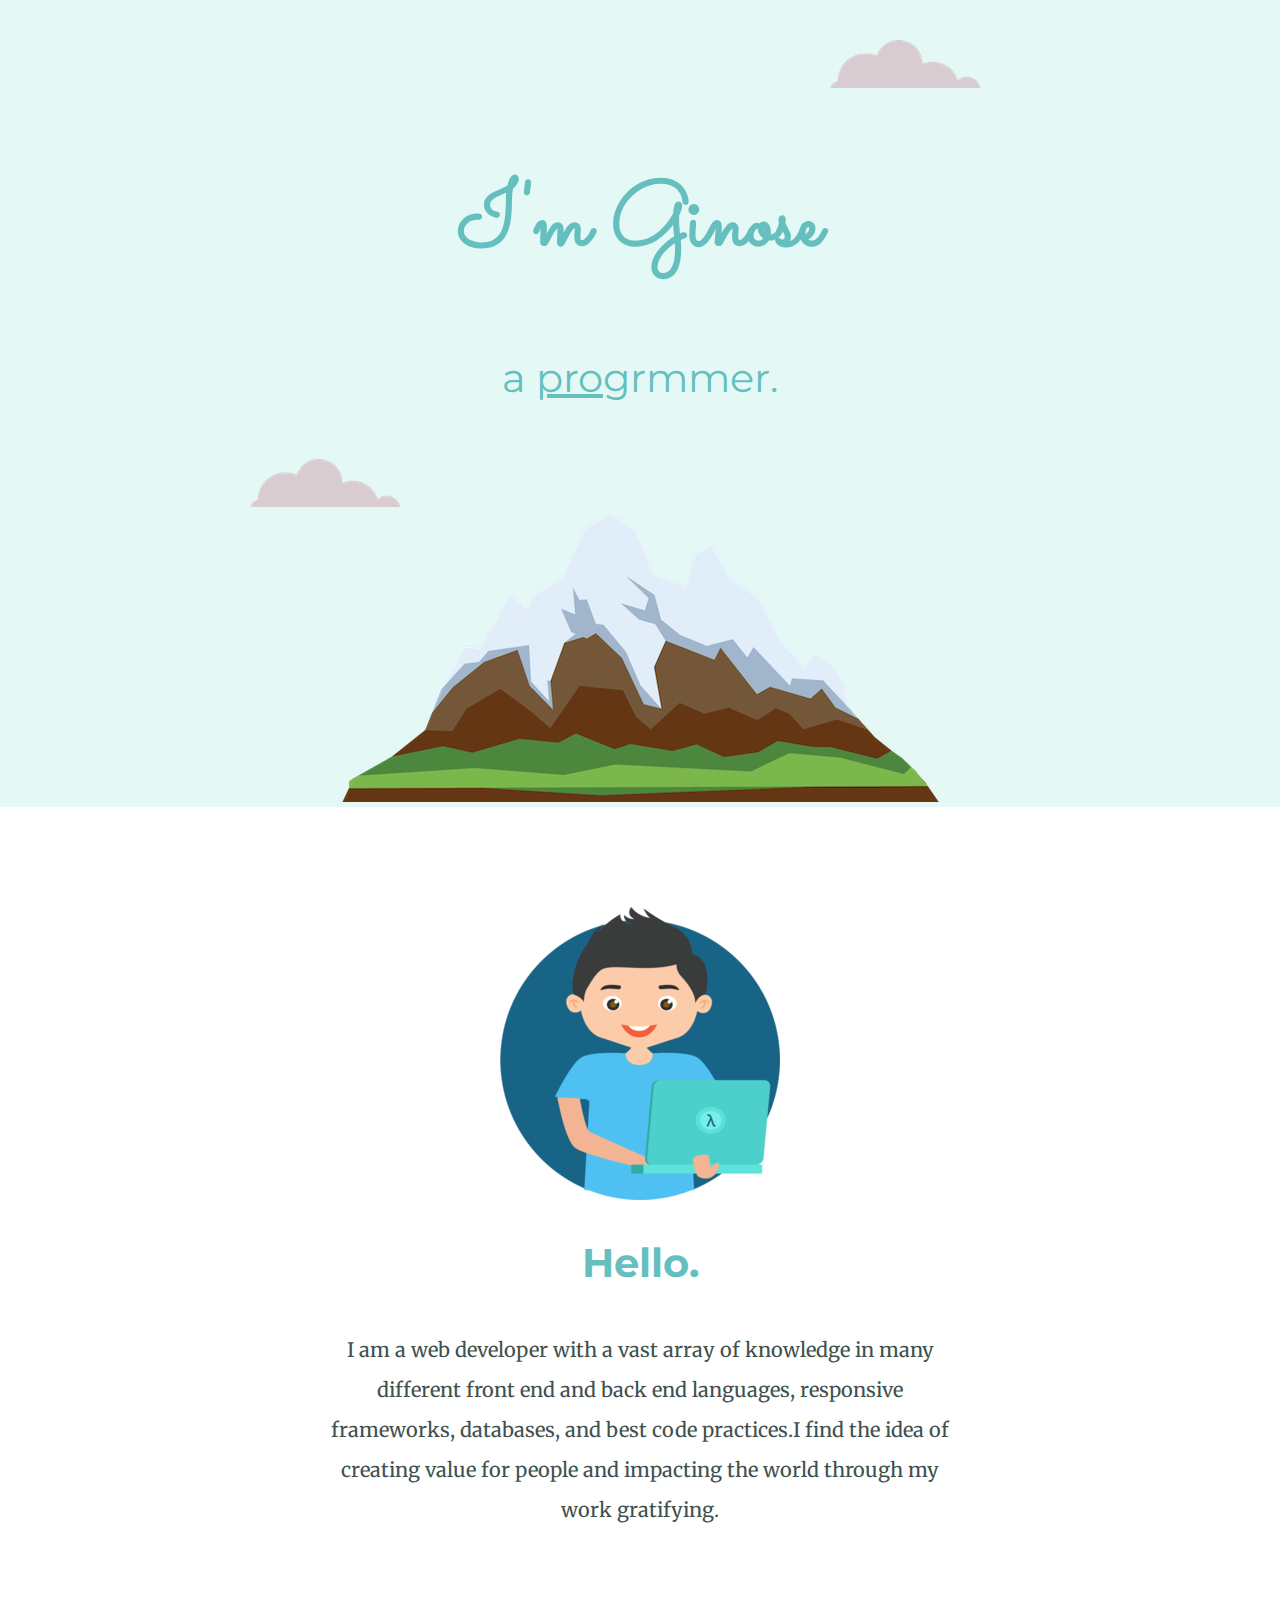
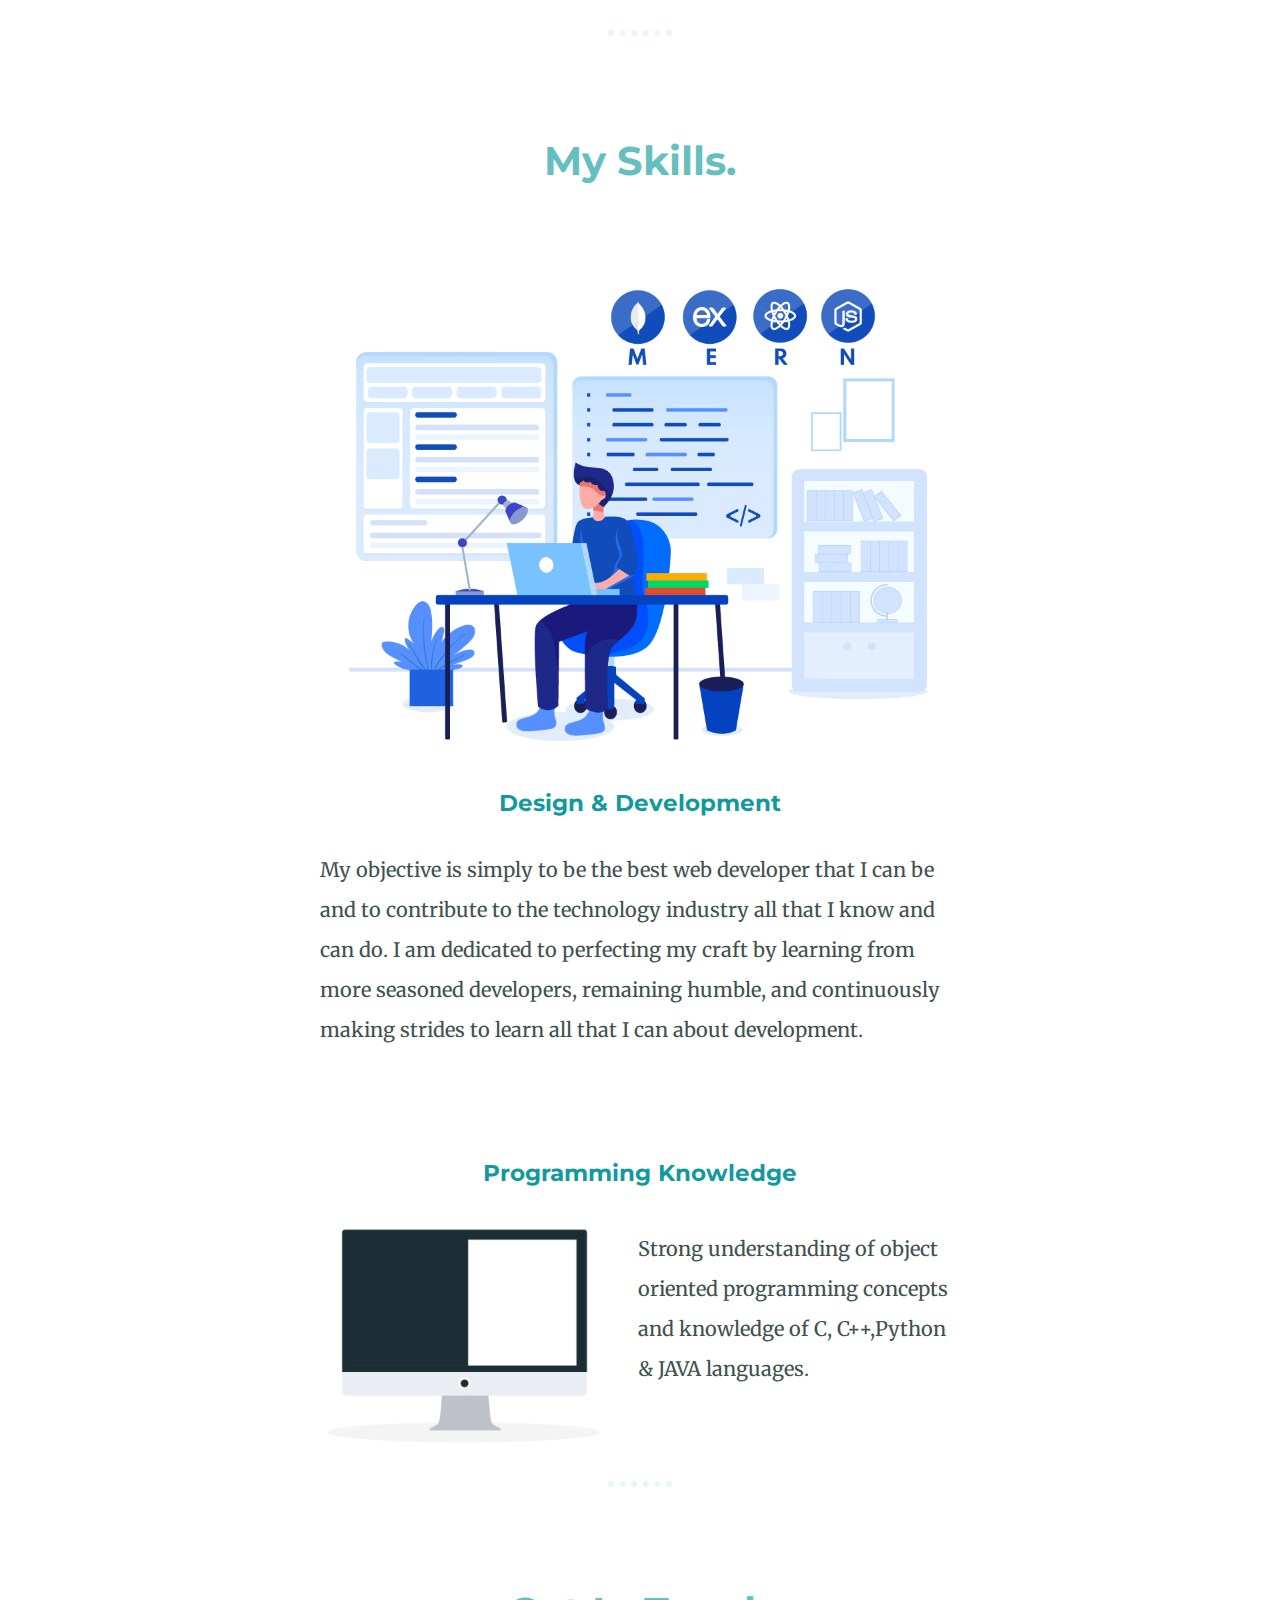
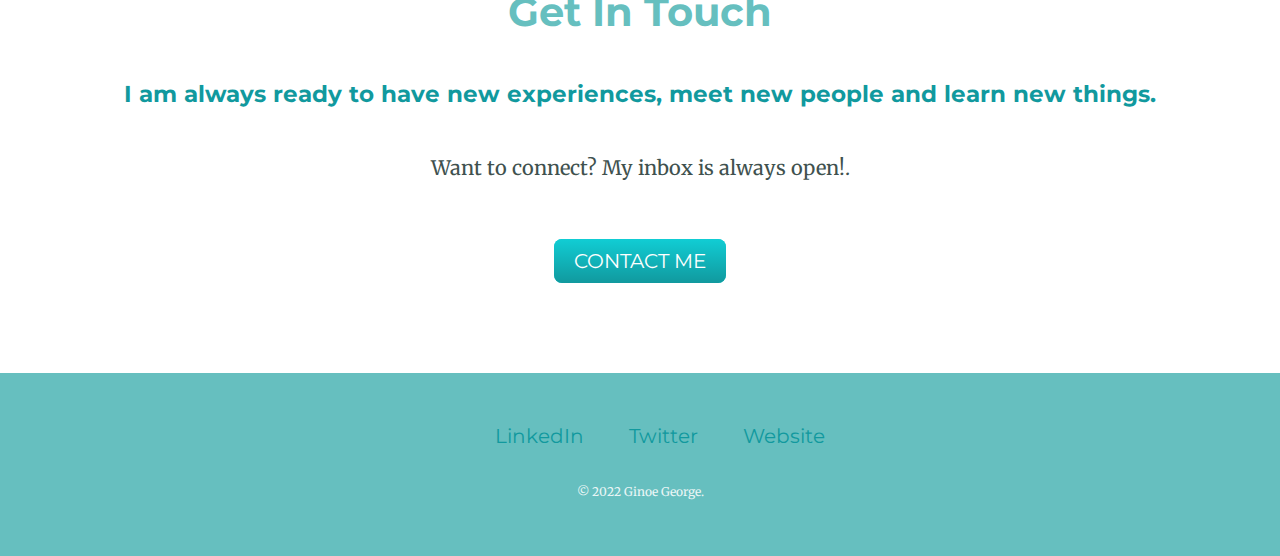
<file: index.html>
<!DOCTYPE html>
<html lang="en" dir="ltr">

  <head>
    <meta charset="utf-8">
    <title>Ginose George</title>
    <link rel="stylesheet" href="css\styles.css">
    <link rel="icon" href="favicon-.ico">

    <link rel="preconnect" href="https://fonts.gstatic.com" crossorigin>
    <link href="https://fonts.googleapis.com/css2?family=Merriweather:wght@300&family=Montserrat&family=Sacramento&display=swap" rel="stylesheet">
  </head>

  <body>

      <div class="top-container">
        <img class="top-cloud" src="Images\cloud.png" alt="cloud-Image">

        <h1>I'm Ginose</h1>
        <h2 id="a-programmer">a <span class="pro">pro</span>grmmer.</h2>
        <img class="bottom-cloud" src="Images\cloud.png" alt="cloud-Image">
        <img src="Images\mountain.png" alt="mountain-Image">


      </div>

      <div class="middle-container">
        <div class="profile">
          <img class="developer-1" src="Images\developer.png" alt="">
          <h2>Hello.</h2>
          <p class="intro">I am a web developer with a vast array of knowledge in many different front end and back end languages, responsive frameworks, databases, and best code practices.I find the idea of creating value for people and impacting the world through my work gratifying. </p>
        </div>
        <hr>
        <div class="skills">
          <h2>My Skills.</h2>
          <div class="skill-row">
            <br>
            <img class="blue-color" src="Images\blue-color.webp" alt="">
            <h3 class="desing-and-development">Design & Development</h3>
            <p>My objective is simply to be the best web developer that I can be and to contribute to the technology industry all that I know and can do. I am dedicated to perfecting my craft by learning from more seasoned developers, remaining humble, and continuously making strides to learn all that I can about development.</p>
          </div>
          <div class="skill-row">

            <h3 class="programming-knowledge">Programming Knowledge</h3>
            <img class="coding-img" src="Images\coding.gif" alt="">
            <p class="skill-2-content">Strong understanding of object oriented programming concepts and knowledge of C, C++,Python & JAVA languages.</p>
          </div>
        </div>
        <hr>
        <div class="contact-me">
          <h2>Get In Touch</h2>
          <h3>I am always ready to have new experiences, meet new people and learn new things.</h3>
          <p class="contact-message">Want to connect? My inbox is always open!.</p>
          <a class="btn" href="mailto:ginosegeorge@gmail.com">CONTACT ME</a>
        </div>
      </div>


      <div class="bottom-container">
        <a href="contact-me.html" target="_blank">
        <a class="footer-link" href="contact-me.html" target="_blank">LinkedIn</a>
        <a class="footer-link" href="contact-me.html" target="_blank">Twitter</a>
        <a class="footer-link" href="index.html" target="_blank">Website</a>
        <p class="copy-right">© 2022 Ginoe George.</p>
      </div>

  </body>


</html>
</file>
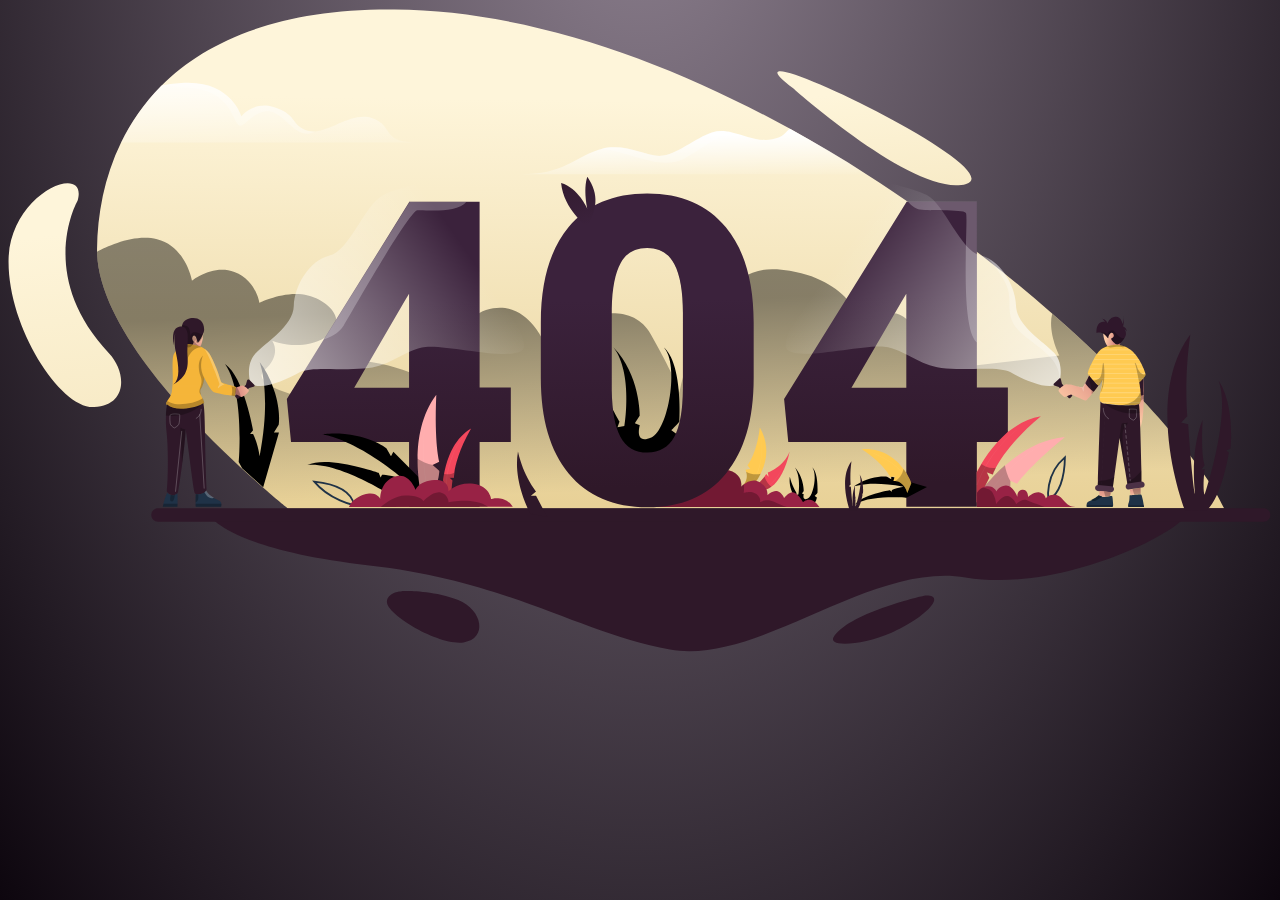
<file: contact-me.html>
<!DOCTYPE html>
<html lang="en" dir="ltr">
  <head>
    <meta charset="utf-8">
    <title></title>
  </head>
  <body>
    <style>

body
{
  background-color:#141019;
  background: radial-gradient(at 50% -20%, #908392, #0d060e) fixed;
}


#handboy
{
   animation: swing ease-in-out 1.3s infinite alternate;
    transform-origin: 98% 98%;
    transform-box: fill-box;

}


#girllight
{
   animation: swing ease-in-out 1.3s infinite alternate;
    transform-origin: 0% 97%;
    transform-box: fill-box;
}

#hairgirl
{
    animation: swinghair ease-in-out 1.3s infinite alternate;
   transform-origin: 60% 0%;
    transform-box: fill-box;

}

#zero
{
  transform-origin:bottom;
  transform-box:fill-box;

}

/*************swing************/
@keyframes swing {
    0% { transform: rotate(10deg); }
    100% { transform: rotate(-10deg); }
}


/*************swing hair************/
@keyframes swinghair {
    0% { transform: rotate(6deg); }
    100% { transform: rotate(-6deg); }
}
 </style>

<a  target="_blank" href="https://codepen.io/uiswarup/full/abNBGKL">
  <div class="container">
  <div class="row">
    <div class="col-sm-12 col-md-12 mt-5 mb-5">
      <svg width="100%" height="auto" viewBox="0 0 636 324" fill="none" xmlns="http://www.w3.org/2000/svg">
<g id="OBJECTS">
<g id="Group">
<path id="Vector" d="M101.3 255.2C101.3 255.2 111.1 272.6 181.8 280.5C252.5 288.4 288.2 314.9 333.1 322.8C378 330.7 433.6 278.5 481.8 286.5C530 294.4 588.2 264.2 592.8 255.2H101.3Z" fill="#2F1829"/>
<path id="Vector_2" d="M611.9 251.7H601.4L140.8 251.8C140.8 251.8 136.1 248.1 128.9 241.8C125.8 239.1 122.2 235.9 118.3 232.3C116.9 231 115.4 229.6 113.9 228.2C100.2 215.3 83.6 198.2 70.1 180.1C55.9 161 45.1 140.6 44.8 122.6C44.8 122.2 44.8 121.8 44.8 121.4C45 104 48.4 85.1 56.9 67.7C61.9 57.5 68.5 47.8 77.3 39C100.1 16.2 137.1 0.300011 194.5 0.800011C261.4 1.30001 330.8 26.3 393.5 60.8C406.6 68 419.4 75.7 431.9 83.6C441.1 89.5 450.1 95.5 458.8 101.6C483.1 118.6 505.6 136.4 525.5 153.8C570.6 193.1 602.3 230.4 611.9 251.7Z" fill="url(#paint0_linear)"/>
<path id="Vector_3" opacity="0.45" d="M611.9 251.7H601.4L140.8 251.8C140.8 251.8 136.1 248.1 128.9 241.8C125.8 239.1 122.2 235.9 118.3 232.3C116.9 231 115.4 229.6 113.9 228.2C100.2 215.3 83.6 198.2 70.1 180.1C55.9 161 45.1 140.6 44.8 122.6C50.5 119.6 63.9 113.5 75 116.3C89.5 119.9 92.6 137.2 92.6 137.2C92.6 137.2 103 128.8 113.9 132.8C124.8 136.8 126.5 148.4 126.5 148.4C126.5 148.4 139.4 141.8 150.9 144.6C162.5 147.4 171.8 158.6 159.4 165.9C147.1 173.1 133.3 167.5 132.9 167.4C133.1 167.6 137.9 174.2 129.1 182.2C120.1 190.4 154.6 197.5 154.6 197.5C154.6 197.5 155.9 175.1 179 177.6C202.1 180.1 220.8 192.6 220.8 192.6C220.8 192.6 222 158.3 240.5 152C259 145.7 268.5 165.9 268.5 165.9C268.5 165.9 309.5 139.4 323.4 164.1C337.3 188.8 337.9 193.5 337.9 193.5C337.9 193.5 349.8 128.5 387 131.5C424.2 134.5 431.1 160.3 430.5 162.9C429.9 165.5 441.2 146.2 452.4 156.7C463.6 167.2 470.1 181.8 470.1 181.8L529 174.9C529 174.9 523 163.3 525.4 153.8C570.6 193.1 602.3 230.4 611.9 251.7Z" fill="url(#paint1_linear)"/>
<path id="Vector_4" d="M431.9 83.6H257.8C279.6 83.6 283.9 75.7 296.8 71.4C297.4 71.2 298 71 298.6 70.9C310.7 67.8 320.6 74.7 328.3 74.4C336.4 74.1 345.3 65.5 354.6 62.5C357.7 61.5 361 61.8 364.3 62.6C370.8 64.1 377.6 67.4 384.5 66.1C390.5 65 391 62.5 393.4 60.8C406.6 68 419.5 75.6 431.9 83.6Z" fill="url(#paint2_linear)"/>
<path id="Vector_5" d="M206.5 67.7H56.9C61.8 57.7 68.3 48.1 76.9 39.4C77 39.3 77.2 39.1 77.3 39C80.8 38.3 84.6 37.8 88.7 37.6C112.4 36.6 117.4 54.5 117.4 54.5C117.4 54.5 123.6 46.2 134.8 50.2C146 54.2 142.1 59.1 151 61.8C152.2 62.1 153.4 62.2 154.7 62.1C163.2 61.4 173.9 52.1 183.4 55.5C194.4 59.4 187.3 67.7 206.5 67.7Z" fill="url(#paint3_linear)"/>
<path id="Vector_6" d="M631.8 258.5H75.5C73.6 258.5 72.1 257 72.1 255.1C72.1 253.2 73.6 251.7 75.5 251.7H631.8C633.7 251.7 635.2 253.2 635.2 255.1C635.2 257 633.7 258.5 631.8 258.5Z" fill="#2F1829"/>
<path id="Vector_7" opacity="0.25" d="M364.4 62.5C354.5 65 343.3 75.8 336 77.4C326.9 79.4 316.3 74.8 306 72.2C302.9 71.4 300.5 71 298.6 70.8C310.7 67.7 320.6 74.6 328.3 74.3C336.4 74 345.3 65.4 354.6 62.4C357.8 61.4 361 61.7 364.4 62.5Z" fill="white"/>
<path id="Vector_8" opacity="0.25" d="M154.7 62.1C145.8 66.8 141.6 56.2 133.9 52.7C125 48.7 118.7 61.2 116.1 59C113.5 56.9 112.3 47.6 102.2 42.8C96.5 40.1 85.4 39.5 77 39.5C77.1 39.4 77.3 39.2 77.4 39.1C80.9 38.4 84.7 37.9 88.8 37.7C112.5 36.7 117.5 54.6 117.5 54.6C117.5 54.6 123.7 46.3 134.9 50.3C146.1 54.3 142.2 59.2 151.1 61.9C152.2 62.1 153.5 62.2 154.7 62.1Z" fill="white"/>
<path id="Vector_9" d="M394.9 40.3C394.9 40.3 457.4 96.1 482.1 88.5C507 80.9 351.2 7.20001 394.9 40.3Z" fill="url(#paint4_linear)"/>
<path id="Vector_10" d="M35 97C35 97 13.7 134.4 50.9 173.8C59.5 182.9 60.5 199.9 43.3 200.8C26.1 201.7 -0.599994 159.8 0.300006 126.1C1.30001 92.4 40.8 77.1 35 97Z" fill="url(#paint5_linear)"/>
<path id="Vector_11" d="M461 295.7C461 295.7 425 303.6 415.8 315.9C411.3 321.9 429.2 321 444.5 314.4C460.5 307.5 473.6 294.9 461 295.7Z" fill="#2F1829"/>
<path id="Vector_12" d="M200.2 293.4C200.2 293.4 214.2 293.1 226.5 297.9C238.8 302.7 241.5 317.4 229.2 319.2C217 321 189.1 304.7 190.7 298.1C191.9 293.1 200.2 293.4 200.2 293.4Z" fill="#2F1829"/>
</g>
<path id="Vector_13" d="M136.3 213.7L128.4 241.1C125.3 238.4 121.7 235.2 117.8 231.6L116.1 228.4C116.1 228.4 119.1 193.2 109.2 179.1C118.7 185.7 123.3 212.4 123.3 212.4L121.8 214.4H123.3C123.3 214.4 125.7 218.9 126.6 225.5C132.7 193.9 126.8 178.6 126.6 178.1C126.8 178.4 131.6 184.2 134.4 193.8C137.3 203.6 136.2 209.7 136.2 209.7L133.8 213.6H136.3V213.7Z" fill="black"/>
<g id="Group_2">
<g id="Group_3">
<path id="Vector_14" d="M376.1 240.6C376.1 240.6 378.7 238.3 380.6 235.8C380.9 235.4 381.3 234.9 381.5 234.5L382.7 235.9L382.3 233.7C382.3 233.7 390.4 230.9 393.3 223.1C391.5 231.6 388.1 238 384.1 240.9C382.3 242.2 380.5 242.8 378.6 242.7C372.3 242.5 376.1 240.6 376.1 240.6Z" fill="#F3475C"/>
<g id="Group_4" opacity="0.25">
<path id="Vector_15" opacity="0.25" d="M393.3 223.1C392.6 225.3 391.8 227.5 390.8 229.6C389.8 231.7 388.7 233.7 387.4 235.6C386.1 237.5 384.5 239.3 382.6 240.6C380.7 242 378.3 242.7 376 242.6C375.9 242.6 375.8 242.5 375.8 242.4C375.8 242.3 375.9 242.2 376 242.2C378.3 242.4 380.5 241.7 382.4 240.4C384.3 239.1 385.9 237.4 387.2 235.5C388.6 233.6 389.7 231.6 390.7 229.5C391.7 227.5 392.5 225.3 393.3 223.1Z" fill="white"/>
</g>
<path id="Vector_16" opacity="0.25" d="M376.1 240.6C376.1 240.6 378.7 238.3 380.6 235.8C381.4 238.2 383.1 240 384.1 240.9C382.3 242.2 380.5 242.8 378.6 242.7C372.3 242.5 376.1 240.6 376.1 240.6Z" fill="black"/>
</g>
<path id="Vector_17" d="M313.5 225.2C313.5 225.2 294.9 207.7 297.9 184.4C299.8 195.2 307.7 208.1 307.7 208.1L306.7 211L310.2 210.3C310.2 210.3 314.6 183.7 304.7 170.8C318.1 184.6 317.9 205.1 317.9 205.1L315.4 208.9L317.9 210C317.9 210 315 220 323.7 216.1C332.4 212.3 337.9 179.2 330 170.8C339.4 178.9 337.9 206.8 337.9 207.7C337.9 208.6 333.8 212.4 333.8 212.4L336.9 214.7C336.9 214.7 335 233.6 313.5 225.2Z" fill="black"/>
<path id="Vector_18" d="M398.8 250C398.8 250 392.3 243.9 393.4 235.8C394.1 239.6 396.8 244 396.8 244L396.5 245L397.7 244.8C397.7 244.8 399.2 235.5 395.8 231.1C400.4 235.9 400.4 243 400.4 243L399.5 244.3L400.4 244.7C400.4 244.7 399.4 248.2 402.4 246.8C405.4 245.5 407.3 234 404.6 231.1C407.9 233.9 407.3 243.6 407.3 243.9C407.3 244.2 405.9 245.5 405.9 245.5L407 246.3C406.9 246.4 406.3 253 398.8 250Z" fill="black"/>
<g id="Group_5">
<path id="Vector_19" d="M374 241.1L368.7 241.5C372.5 238.1 371.9 234.8 371.4 233.3C371.2 232.8 371 232.4 371 232.4L373.5 232L372.1 230.1C372.1 230.1 376.6 224.9 378.3 211.1C383.6 220.4 381.5 228.8 378.7 234.3C376.6 238.6 374 241.1 374 241.1Z" fill="#FFCA51"/>
<g id="Group_6" opacity="0.25">
<path id="Vector_20" opacity="0.25" d="M378.3 211.1C378.9 213.7 379.2 216.3 379.3 218.9C379.4 221.5 379.4 224.2 379 226.8C378.6 229.4 378 232 377 234.4C376 236.8 374.5 239.1 372.7 241.1C372.6 241.2 372.5 241.2 372.4 241.1C372.3 241 372.3 240.9 372.4 240.8C374.2 238.9 375.6 236.7 376.7 234.3C377.7 231.9 378.4 229.3 378.8 226.8C379.2 224.2 379.3 221.6 379.2 219C379.1 216.3 378.9 213.7 378.3 211.1Z" fill="white"/>
</g>
<path id="Vector_21" opacity="0.25" d="M374 241.1L368.7 241.5C372.5 238.1 371.9 234.8 371.4 233.3C374.2 235 377 234.8 378.7 234.3C376.6 238.6 374 241.1 374 241.1Z" fill="black"/>
</g>
<path id="Vector_22" d="M408.3 251.1H323L336.7 240C336.7 240 354.9 230.6 362.5 232.6C370.1 234.5 368.9 240.9 368.9 240.9C368.9 240.9 369.4 240.4 370.1 239.8C371.8 238.5 375 236.7 378.2 238.6C382.8 241.4 382.1 245 382.1 245.2C382.2 245.1 385 242.4 387.3 243.2C389.6 244.1 390.5 246.6 390.5 246.6C390.5 246.6 393.5 242.5 396 244C398.5 245.5 400 248.6 400 248.6C400 248.6 404 244.6 408.3 251.1Z" fill="#982245"/>
<path id="Vector_23" opacity="0.25" d="M391.9 251.1H323.1L336.8 240C336.8 240 355 230.6 362.6 232.6C370.2 234.5 369 240.9 369 240.9C369 240.9 369.5 240.4 370.2 239.8C370.4 241.2 370.4 242.6 370.2 244C370.2 244 374.1 242.5 376.6 244.6C379.1 246.7 378.4 248.6 378.4 248.6C378.4 248.6 381.8 246.6 385.7 248.6C386.8 249.3 389.3 250.2 391.9 251.1Z" fill="black"/>
</g>
<g id="Group_7">
<path id="Vector_24" d="M237.3 191.1V97.5H201.8V97.8L159 166.6L140.3 196.7L142.4 218.4H201.8V251H237.3V218.4H253V191H237.3V191.1ZM201.8 191.1H174.2L199.6 147.4L201.8 143.8V191.1Z" fill="url(#paint6_linear)"/>

<path id="Vector_26" d="M487.5 191.1V97.5H452V97.8L390.5 196.7L392.6 218.4H452V251H487.5V218.4H503.1V191H487.5V191.1ZM452 191.1H424.4L449.8 147.4L452 143.8V191.1V191.1Z" fill="url(#paint8_linear)"/>
<path id="Vector_27" opacity="0.25" d="M230.7 97.5C225.9 103.6 209.6 101.4 206 101.8C201.8 102.2 172.9 153.1 169 159.6C166.4 163.8 161.9 165.8 159.1 166.7L201.9 97.9V97.6H230.7V97.5Z" fill="white"/>
<path id="Vector_28" opacity="0.25" d="M487.5 97.5V168.3C478.4 160.7 483.4 104.9 482 103.1C480.5 101.1 461.5 102.4 458 101.3C455.7 100.6 453.8 98.6 452.8 97.4H487.5V97.5Z" fill="white"/>
<path id="Vector_29" opacity="0.25" d="M329.1 232.4C300.5 233.7 303.8 192.4 303.8 192.4C304 202.9 305.4 210.6 308.1 215.6C311 220.9 315.6 223.6 321.8 223.6C327.8 223.6 332.3 221 335.2 215.8C338.1 210.6 339.6 202.5 339.6 191.5V153.5C339.6 142.5 338.2 134.2 335.3 128.8C332.4 123.3 327.8 120.6 321.6 120.6C321.6 120.6 339.3 118.4 346.6 144.7C353.8 171 357.8 231.1 329.1 232.4Z" fill="black"/>

</g>
  <g id="zero">
    <path id="Vector_25" d="M361.2 110.3C351.9 99 338.7 93.3 321.6 93.3C304.6 93.3 291.4 98.9 282.1 110.2C272.8 121.5 268.1 137.4 268.1 158.2V186.3C268.1 206.9 272.8 222.9 282.1 234.2C291.5 245.5 304.7 251.2 321.8 251.2C338.7 251.2 351.9 245.6 361.2 234.3C370.5 223 375.2 207.1 375.2 186.3V158.3C375.2 137.6 370.5 121.6 361.2 110.3ZM303.8 151.3C304 141 305.5 133.4 308.3 128.3C311.1 123.2 315.5 120.7 321.6 120.7C327.9 120.7 332.4 123.4 335.3 128.9C338.2 134.4 339.6 142.6 339.6 153.6V191.6C339.5 202.6 338.1 210.7 335.2 215.9C332.3 221.1 327.8 223.7 321.8 223.7C315.5 223.7 311 221 308.1 215.7C305.4 210.7 303.9 202.9 303.8 192.5C303.8 191.9 303.8 191.2 303.8 190.6V151.3V151.3Z" fill="url(#paint7_linear)"/>
    <path id="Vector_30" d="M291.5 110.1C291.5 110.1 279.6 101.5 278.3 88.1C286.9 90.5 291.5 101 291.5 101C291.5 101 289.3 91.4 291.5 84.9C297.8 94.1 296.1 101.6 291.5 110.1Z" fill="url(#paint9_linear)"/>
  </g>
<g id="Group_8">
<g id="Group_9">
<path id="Vector_31" d="M569.9 241.4V244.7C569.3 244.6 567.9 244.7 566.7 244.9C565.9 245 565.2 245 564.8 245.1L564.5 242.3L565.8 242.1L569.9 241.4Z" fill="url(#paint10_linear)"/>
<g id="handboy">
<path id="Vector_32" d="M529.1 188C529.1 188 529.2 188.3 528.8 188.7C528.5 189 528 189.3 527.1 189.7C521.7 191.8 510.6 186.7 504.5 183.3C498.5 179.9 481.3 182.7 469.7 181.1C458.1 179.5 453.2 173.3 442.8 170.7C432.4 168.1 393.6 179.3 391.4 170.6C389.2 161.9 432.8 77.2 436.6 83.1C440.3 89 453.2 89.4 462.3 94.1C471.4 98.8 479.1 122.1 489.2 124.4C490.6 124.7 491.9 125.2 493.2 125.9C501.2 130.2 507 140.9 507.2 149.7C507.4 159.9 521.4 168.1 526.5 173.6C531.5 179.2 529.1 188 529.1 188Z" fill="url(#paint11_linear)"/>
<path id="Vector_33" opacity="0.25" d="M529.1 188C529.1 188 529.2 188.3 528.8 188.7C530.6 177.5 520.3 172.2 510.8 164.4C501.1 156.3 505.2 150.2 503.2 141.9C502 137 497 130.5 493.2 126C501.2 130.3 507 141 507.2 149.8C507.4 160 521.4 168.2 526.5 173.7C531.5 179.2 529.1 188 529.1 188Z" fill="white"/>
<path id="Vector_34" d="M528.9 186.5L526.3 188.9C525.9 189.2 526.1 189.8 526.5 190L528.7 190.7L533.7 196.2C533.9 196.4 534.3 196.5 534.5 196.2L535.3 195.4C535.5 195.2 535.6 194.8 535.3 194.6L530.3 189.1L529.8 186.9C529.8 186.3 529.2 186.1 528.9 186.5Z" fill="#2F1829"/>
<path id="Vector_35" d="M548.7 190C548 190.9 547.2 192 546.3 193.1C546 193.5 545.6 193.9 545.3 194.3C543.9 196 542.7 197.4 542.3 197.5C541.3 197.7 535.7 194.5 534.9 194.5C534.1 194.5 532.2 195.9 531.7 195.7C531.2 195.6 528.5 193.1 528.6 192.4C528.7 191.8 531.1 189.6 532.3 189.3C532.6 189.2 533.4 189.3 534.3 189.5H534.4C536.7 190 540.1 191.1 540.6 190.8C540.9 190.7 541.4 189.8 542 188.7C542.2 188.3 542.4 187.9 542.6 187.5C542.9 187 543.1 186.5 543.4 186C543.6 185.5 543.8 185.1 544 184.8C544.5 185.6 545.3 186.6 546.2 187.5C547.2 188.8 548.2 189.8 548.7 190Z" fill="url(#paint12_linear)"/>
</g>
<path id="Vector_36" d="M571.4 196.6C571.4 198.4 571.4 200.2 571.3 201.6C570.9 207.3 570.4 211.9 568.5 212C566.6 212.1 566.2 196.7 566.3 195.8C566.3 195.6 566.3 195.2 566.4 194.7C566.5 193 566.5 190 566.5 188.7C566.5 188.4 566.5 188.2 566.5 188.1L566.9 187.9L571.1 185.2C571.1 185.2 571.3 188.8 571.5 193C571.5 193.6 571.5 194.1 571.5 194.7C571.4 195.3 571.4 195.9 571.4 196.6Z" fill="url(#paint13_linear)"/>
<path id="Vector_37" opacity="0.25" d="M571.4 196.6C570.4 197.4 568.8 198.5 567.2 198.6C564.6 198.7 568.4 193.2 569.3 193.1C569.6 193.1 570.4 193 571.3 193C571.3 193.6 571.3 194.1 571.3 194.7C571.4 195.3 571.4 195.9 571.4 196.6Z" fill="black"/>
<path id="Vector_38" d="M571.4 194.7C570.3 195.1 568.9 195.3 567 194.9C566.7 194.8 566.5 194.8 566.3 194.6C564.7 193.7 565.3 191 566.4 188.6C566.5 188.3 566.7 188 566.8 187.8L571 185.1C571 185.1 571.3 189.8 571.4 194.7Z" fill="#2F1829"/>
<path id="Vector_39" d="M562.5 164.2C562.4 164.8 562.2 165.5 561.7 166.2C561.2 167.1 560.4 168 559.7 168.6C559.1 169 558.6 169.3 558.2 169.3C556.9 169.1 555.2 166.9 555.1 166.5C555.1 166.1 556.5 165.9 556.4 164.7C556.2 163.5 555.4 163.3 554.9 163.5C554.3 163.7 553.6 165 553.6 166.2C553.2 166.1 552.5 164.7 551.1 163.8C550.7 163.6 550.3 163.4 549.8 163.3C549.2 163.2 548.5 163.2 547.7 163.5C547.3 159.1 550 157.2 552 158C552 158 551.3 156.5 550.2 156.2C552.7 156.6 553.3 158.7 553.3 158.7C553.3 158.7 554 155.8 557.1 155.4C560.2 155 560.8 159.1 560.8 159.1C560.8 159.1 561.5 157.1 561.2 155.9C561.8 157.5 561.1 160.2 561.1 160.2C561.1 160.2 562.6 160.6 563 162.6C561.7 161.6 561.7 161.7 561.7 161.7C561.7 161.7 562.6 162.3 562.5 164.2Z" fill="#2F172B"/>
<path id="Vector_40" d="M559.7 168.5C559.5 169.2 559.2 169.8 559.1 170.1C558.8 170.7 555.6 173.4 553.3 170.3C551.4 167.7 551.1 164.7 551.1 163.8C552.5 164.6 553.2 166.1 553.6 166.2C553.6 165 554.3 163.8 554.9 163.5C555.5 163.3 556.2 163.5 556.4 164.7C556.6 165.9 555.1 166.1 555.1 166.5C555.1 166.9 556.8 169.1 558.2 169.3C558.6 169.2 559.1 169 559.7 168.5Z" fill="url(#paint14_linear)"/>
<path id="Vector_41" d="M561.3 155.6C561.2 155.4 561.2 155.3 561.1 155.2C561.2 155.3 561.2 155.5 561.3 155.6Z" fill="#2F172B"/>
<path id="Vector_42" d="M572.4 184.6C572.1 185.2 571.7 185.7 571.4 186.2C571.3 186.3 571.2 186.5 571.1 186.6C570.1 187.8 569.2 188.5 569.2 188.5C569.2 188.5 569.2 188.5 569.2 188.6C569.2 188.7 569.2 188.8 569.3 189C569.4 189.4 569.5 190.1 569.6 191C569.6 191.1 569.6 191.3 569.7 191.4C569.8 191.8 569.8 192.2 569.8 192.6C569.8 192.8 569.9 193.1 569.9 193.3C569.9 193.4 569.9 193.6 569.9 193.7C570 194.4 570 195 570 195.7C570 195.8 570 196 570 196.1C570 196.9 569.9 197.6 569.8 198.1C569.8 198.3 569.7 198.4 569.7 198.5C569.6 198.7 569.6 198.8 569.5 198.9C569.4 199 569.2 199.1 569 199.2C567.5 199.9 563.7 199.9 559.8 199.7C556.5 199.5 553.2 199.2 551.5 198.9C551 198.8 550.6 198.7 550.3 198.5C550.1 198.4 549.9 198.2 549.8 198.1C549.7 198 549.6 197.9 549.6 197.8C549.3 197.3 549.2 196.8 549.2 196.1C549.2 196 549.2 195.8 549.2 195.7C549.3 195.1 549.4 194.5 549.5 193.8V193.7C549.5 193.6 549.6 193.4 549.6 193.3C549.8 192.6 550 192 550.1 191.3C550.1 191.2 550.1 191.1 550.2 191V190.9C550.4 190.1 550.5 189.4 550.5 188.9C550.5 188.7 550.5 188.6 550.6 188.5C550.7 187.2 550.6 186.8 550.6 186.8C550.6 186.8 550.3 187.6 549.8 188.5C549.7 188.6 549.6 188.8 549.6 188.9C549.3 189.4 548.9 189.9 548.7 189.9C548.7 189.9 548.6 189.9 548.5 189.9C548.2 189.8 547.8 189.4 547.3 188.9C547.2 188.8 547 188.6 546.9 188.5C546.6 188.2 546.3 187.9 546 187.5C545.7 187.2 545.4 186.8 545.1 186.5C545 186.4 544.9 186.2 544.8 186.1C544.4 185.6 544.1 185.2 543.8 184.8C543.6 184.5 543.5 184.3 543.4 184.1C543.3 184 543.3 183.9 543.3 183.8V183.7C543.4 183.4 543.6 182.6 543.9 181.7C544 181.6 544 181.4 544.1 181.3C544.3 180.7 544.6 180 545 179.3C545.1 179.2 545.1 179 545.2 178.9C545.5 178.3 545.9 177.6 546.2 176.9C546.3 176.8 546.4 176.6 546.4 176.5C546.8 175.8 547.2 175.1 547.6 174.5C547.7 174.4 547.8 174.2 547.9 174.1C548.5 173.3 549 172.6 549.6 172.1C549.8 171.9 549.9 171.8 550.1 171.7C550.2 171.6 550.3 171.6 550.4 171.5C551.2 171 552 170.6 552.8 170.3C555.5 169.3 557.8 169.4 557.8 169.4C559.1 169.4 560.4 169.7 561.7 170.2C562.6 170.6 563.5 171.1 564.4 171.7C564.6 171.8 564.8 172 565 172.1C565.7 172.7 566.4 173.3 567 174.1C567.1 174.2 567.2 174.4 567.4 174.5C567.9 175.1 568.4 175.8 568.8 176.5C568.9 176.6 569 176.8 569.1 176.9C569.5 177.5 569.8 178.2 570.2 178.9C570.3 179 570.3 179.2 570.4 179.3C570.7 179.9 571 180.6 571.3 181.3C571.4 181.4 571.4 181.6 571.5 181.7C571.7 182.3 572 183 572.2 183.7C572.2 183.8 572.3 184 572.3 184.1C572.4 184.3 572.4 184.5 572.4 184.6Z" fill="#FFCA51"/>
<g id="Group_10">
<path id="Vector_43" opacity="0.25" d="M565.2 172.2H549.9C550.1 172 550.2 171.9 550.4 171.8H564.6C564.8 171.9 565 172 565.2 172.2Z" fill="white"/>
<path id="Vector_44" opacity="0.25" d="M567.6 174.6H548C548.1 174.5 548.2 174.3 548.3 174.2H567.3C567.3 174.3 567.4 174.4 567.6 174.6Z" fill="white"/>
<path id="Vector_45" opacity="0.25" d="M569.2 177H546.4C546.5 176.9 546.6 176.7 546.6 176.6H569C569.1 176.7 569.1 176.8 569.2 177Z" fill="white"/>
<path id="Vector_46" opacity="0.25" d="M570.5 179.4H545.2C545.3 179.3 545.3 179.1 545.4 179H570.3C570.4 179.1 570.4 179.2 570.5 179.4Z" fill="white"/>
<path id="Vector_47" opacity="0.25" d="M571.5 181.8H544.2C544.3 181.7 544.3 181.5 544.4 181.4H571.4C571.4 181.5 571.5 181.7 571.5 181.8Z" fill="white"/>
<path id="Vector_48" opacity="0.25" d="M572.3 184.2H543.6C543.5 184.1 543.5 184 543.5 183.9V183.8H572.2C572.2 183.9 572.3 184 572.3 184.2Z" fill="white"/>
<path id="Vector_49" opacity="0.25" d="M571.4 186.2C571.3 186.3 571.2 186.5 571.1 186.6H545.4C545.3 186.5 545.2 186.3 545.1 186.2H571.4Z" fill="white"/>
<path id="Vector_50" opacity="0.25" d="M547.1 188.6H550C549.9 188.7 549.8 188.9 549.8 189H547.5C547.4 188.9 547.3 188.7 547.1 188.6Z" fill="white"/>
<path id="Vector_51" opacity="0.25" d="M569.3 189H550.7C550.7 188.8 550.7 188.7 550.8 188.6H569.3C569.3 188.7 569.3 188.8 569.3 189Z" fill="white"/>
<path id="Vector_52" opacity="0.25" d="M569.7 191.4H550.3C550.3 191.3 550.3 191.2 550.4 191.1V191H569.7C569.7 191.1 569.7 191.3 569.7 191.4Z" fill="white"/>
<path id="Vector_53" opacity="0.25" d="M570 193.8H549.7C549.7 193.7 549.8 193.5 549.8 193.4H570C569.9 193.6 570 193.7 570 193.8Z" fill="white"/>
<path id="Vector_54" opacity="0.25" d="M570.1 195.8C570.1 195.9 570.1 196.1 570.1 196.2H549.3C549.3 196.1 549.3 195.9 549.3 195.8H570.1Z" fill="white"/>
<path id="Vector_55" opacity="0.25" d="M569.9 198.2C569.9 198.4 569.8 198.5 569.8 198.6H550.5C550.3 198.5 550.1 198.3 550 198.2H569.9Z" fill="white"/>
</g>
<path id="Vector_56" d="M570.3 238.7C569.4 239.3 563.3 239.9 563.3 239.9L563.1 238.8L562 232.1L559.3 216.4L556.6 236.1L555.8 241.9C555.8 241.9 548.3 242.3 548.3 240.5C548.3 240.3 548.3 239.5 548.4 238.2C548.6 230.2 549.5 203.9 549.7 198C550 198.6 550.7 199 551.7 199.1C551.8 199.1 551.9 199.1 552 199.1C555.8 199.7 566.5 200.6 569.1 199.4C569.2 200.4 569.3 201.9 569.4 203.8C569.8 211.4 570.1 225.2 570.3 232.9C570.3 236.4 570.3 238.7 570.3 238.7Z" fill="#2F1829"/>
<path id="Vector_57" opacity="0.25" d="M562 232.1L559.3 216.4C559.3 216.4 560 210.1 560.3 209.3C560.6 208.6 562.5 209.1 563.3 208.6C563.7 209.6 561 211 560.8 214.3C560.7 216.6 561.5 226.7 562 232.1Z" fill="black"/>
<path id="Vector_58" opacity="0.25" d="M551.1 201.4C551.1 201.4 550.9 205 553.8 206.7" stroke="white" stroke-width="0.4635" stroke-miterlimit="10" stroke-linecap="round" stroke-linejoin="round"/>
<g id="Group_11" opacity="0.25">
<g id="Group_12" opacity="0.25">
<path id="Vector_59" opacity="0.25" d="M551.8 206.2L551.7 206.9" stroke="white" stroke-width="0.4635" stroke-linecap="round" stroke-linejoin="round"/>
<path id="Vector_60" opacity="0.25" d="M551.7 208.2L550.3 238" stroke="white" stroke-width="0.4635" stroke-linecap="round" stroke-linejoin="round" stroke-dasharray="1.39 1.39"/>
<path id="Vector_61" opacity="0.25" d="M550.2 238.7V239.4" stroke="white" stroke-width="0.4635" stroke-linecap="round" stroke-linejoin="round"/>
</g>
</g>
<path id="Vector_62" opacity="0.25" d="M562 209.6L564.7 237.9" stroke="white" stroke-width="0.4635" stroke-miterlimit="10" stroke-linecap="round" stroke-linejoin="round" stroke-dasharray="1.39 1.39"/>
<path id="Vector_63" opacity="0.25" d="M564.3 201.9C564.3 201.9 564 205.4 564.3 206C564.6 206.7 565.9 207.2 566.2 207.4C566.5 207.5 567.7 206.4 567.8 205.7C567.9 205 567.9 202 567.9 202C567.9 202 565.7 201.6 564.3 201.9Z" stroke="white" stroke-width="0.4635" stroke-miterlimit="10" stroke-linecap="round" stroke-linejoin="round"/>
<path id="Vector_64" opacity="0.25" d="M570.3 238.7C569.4 239.3 563.3 239.9 563.3 239.9L563.1 238.8C564.9 237.8 568.4 235.6 570.2 232.9C570.3 236.4 570.3 238.7 570.3 238.7Z" fill="black"/>
<path id="Vector_65" d="M570.7 241.3L569.9 241.4L564.5 242.2L564.1 242.3C563.3 242.4 562.6 241.9 562.4 241.1V241C562.3 240.2 562.8 239.5 563.6 239.3L570.2 238.3C571 238.2 571.7 238.7 571.9 239.5V239.6C572 240.4 571.5 241.2 570.7 241.3Z" fill="#4C3146"/>
<path id="Vector_66" opacity="0.25" d="M556.7 236L555.9 241.8C555.9 241.8 548.4 242.2 548.4 240.4C548.4 240.2 548.4 239.4 548.5 238.1C550.2 238 554.3 237.5 556.7 236Z" fill="black"/>
<path id="Vector_67" d="M556.5 242.2V242.3C556.4 243.1 555.7 243.7 554.9 243.6L549.2 243.1L548.3 243C547.5 242.9 546.9 242.2 547 241.4V241.3C547.1 240.5 547.8 239.9 548.6 240L555.2 240.6C556 240.7 556.6 241.4 556.5 242.2Z" fill="#4C3146"/>
<path id="Vector_68" opacity="0.25" d="M569.4 203.8C560.2 205 554 200.8 551.9 199.1C555.7 199.7 566.4 200.6 569 199.4C569.2 200.4 569.3 201.9 569.4 203.8Z" fill="black"/>
<path id="Vector_69" opacity="0.25" d="M550.4 191.1C551.1 187.8 550.8 186.9 550.8 186.9C550.8 186.9 549.6 189.9 548.9 190C548.6 190 547.4 188.9 546.2 187.6C547.2 187.3 548.7 186.8 549.5 185.9C550.7 184.5 550.6 178.5 551.1 178.5C551.6 178.5 552.7 189.6 549.6 193.9C549.9 193 550.2 192 550.4 191.1Z" fill="black"/>
<path id="Vector_70" opacity="0.25" d="M572.4 184.6C571 187.2 569.2 188.5 569.2 188.5C569.2 188.5 567.6 179.9 567.1 179.1C566.7 178.4 567.3 177.8 568.2 180.7C568.9 183 570.7 184.7 572.3 184.3C572.4 184.3 572.4 184.4 572.4 184.6Z" fill="black"/>
<path id="Vector_71" opacity="0.25" d="M569.5 199.1C569.4 199.2 569.2 199.3 569 199.4C567.5 200.1 563.7 200.1 559.8 199.9C562.4 199.6 568.7 198.2 569.8 192.7C570.1 195.2 570.3 198.2 569.5 199.1Z" fill="black"/>
<path id="Vector_72" opacity="0.25" d="M562 170.2C561.7 170.6 561.1 170.8 560.1 170.6C558.2 170.2 555.7 171 554.5 170.8C553.8 170.7 553.4 170.5 553.1 170.3C555.8 169.3 558.1 169.4 558.1 169.4C559.4 169.4 560.7 169.7 562 170.2Z" fill="black"/>
<path id="Vector_73" d="M548.7 190C548 190.9 547.2 192 546.3 193.1C544.4 192 542.9 190 542 188.8C542.8 187.4 543.6 185.7 544 184.9C544.5 185.7 545.3 186.7 546.2 187.6C547.2 188.8 548.2 189.8 548.7 190Z" fill="#2F1829"/>
<path id="Vector_74" opacity="0.25" d="M548.7 190C548 190.9 547.2 192 546.3 193.1C546 193.5 545.6 193.9 545.3 194.3C545.4 190.8 544.2 187.7 543.5 186.1C543.7 185.6 543.9 185.2 544.1 184.9C544.6 185.7 545.4 186.7 546.3 187.6C547.2 188.8 548.2 189.8 548.7 190Z" fill="black"/>
<path id="Vector_75" opacity="0.25" d="M542.7 187.6C542.7 188.6 541.7 190.1 541.5 190.5C541.2 191 541.4 193.3 541.1 193C540.8 192.7 540.7 191.6 540.3 191.2C539.9 190.9 535.3 189.7 534.5 189.5C536.8 190 540.2 191.1 540.7 190.8C541 190.7 541.5 189.8 542.1 188.7C542.3 188.5 542.5 188.1 542.7 187.6Z" fill="white"/>
<path id="Vector_76" opacity="0.25" d="M561.7 166.2C561.2 167.1 560.4 168 559.7 168.6C559.1 169 558.6 169.3 558.2 169.3C556.9 169.1 555.2 166.9 555.1 166.5C555.1 166.1 556.5 165.9 556.4 164.7C556.2 163.5 555.4 163.3 554.9 163.5C554.3 163.7 553.6 165 553.6 166.2C553.2 166.1 552.5 164.7 551.1 163.8C550.7 163.6 550.3 163.4 549.8 163.3C550.5 163.2 551.4 163.2 551.9 163.4C553.1 163.9 553.2 164.4 553.2 164.4C553.2 164.4 553.4 162.6 555.4 162.2C557.1 161.9 558.4 166.5 561.7 166.2Z" fill="black"/>
<path id="Vector_77" d="M555.9 251.1H542.8C542.8 251.1 542.7 250.7 542.7 250.2C542.7 249.5 542.9 248.6 544 248.2C544.4 248 544.8 247.9 545.2 247.7C546.8 246.9 548.6 245.9 548.9 245.3C548.9 245.3 549 245.3 549.2 245.4C549.5 245.5 550.1 245.8 550.8 246C551.1 246.1 551.4 246.1 551.7 246.1C552.4 246.1 553.9 245.7 554.8 245.6C555.2 245.5 555.5 245.5 555.6 245.7C555.8 246 556 248.7 556.1 250.2C555.8 250.7 555.9 251.1 555.9 251.1Z" fill="#1F3247"/>
<path id="Vector_78" d="M554.9 243.6C554.8 244.2 554.7 244.9 554.5 245.5C553.8 245.6 552.9 245.8 552.2 245.9C551.9 245.9 551.7 246 551.5 246C550.7 246 549.6 245.5 549.1 245.3C549.1 244.6 549.2 243.7 549.2 243L551.5 243.2L554.9 243.6Z" fill="url(#paint15_linear)"/>
<path id="Vector_79" d="M571.6 251.1H563.7C563.7 251.1 563.6 250.7 563.6 250.2C563.6 249.8 563.7 249.4 563.9 248.9C564.5 247.6 564.2 245.6 564.4 245.2C564.4 245.2 564.5 245.2 564.8 245.2C565.9 245.1 569 244.8 569.9 244.8C570 244.8 570 244.8 570.1 244.8C570.6 245 571.2 248.4 571.5 250.2C571.6 250.6 571.6 250.9 571.6 251.1Z" fill="#1F3247"/>
<path id="Vector_80" opacity="0.25" d="M555.8 250.1C555.8 250.7 555.9 251 555.9 251H542.8C542.8 251 542.7 250.6 542.7 250.1H555.8Z" fill="black"/>
<path id="Vector_81" opacity="0.25" d="M571.6 251.1H563.7C563.7 251.1 563.6 250.7 563.6 250.2H571.5C571.6 250.6 571.6 250.9 571.6 251.1Z" fill="black"/>
<path id="Vector_82" d="M550.6 245.9C549.4 246.7 547.1 248.1 546.3 248.1C545.7 248.1 545.3 247.8 545 247.6C546.6 246.8 548.4 245.8 548.7 245.2C548.7 245.2 548.8 245.2 549 245.3C549.4 245.5 550 245.7 550.6 245.9Z" fill="#122230"/>
<path id="Vector_83" opacity="0.25" d="M554.9 243.6C554.8 244.2 554.7 244.9 554.5 245.5C553.8 245.6 552.9 245.8 552.2 245.9L551.4 243.2L554.9 243.6Z" fill="black"/>
<path id="Vector_84" opacity="0.25" d="M569.9 241.4V244.7C569.3 244.6 567.9 244.7 566.7 244.9L565.8 242.1L569.9 241.4Z" fill="black"/>
</g>
</g>
<g id="Group_13">
<g id="Group_14">
<path id="Vector_85" d="M98.3 163.3C98.3 163.3 98.2 164.3 98.1 165.5C97.9 167.1 97.5 169.2 96.8 170.2C96.8 170.2 96.8 170.3 96.7 170.3C95.6 171.7 93.6 171.4 92.6 169.6C93.2 168.8 93.5 167.9 93.1 167.5C92.3 166.7 92.5 164.4 93.7 164.7C94.9 165 95.1 168.2 95.5 168.1C95.8 168.2 97.6 165.3 98.3 163.3Z" fill="url(#paint16_linear)"/>
<path id="Vector_86" d="M98.7 161.9C98.7 162.2 98.6 162.7 98.4 163.3C98.3 163.6 98.1 164 98 164.3C97.2 166.1 95.9 168.1 95.6 168.2C95.2 168.3 95 165 93.8 164.8C92.6 164.5 92.4 166.8 93.2 167.6C93.6 168 93.3 168.9 92.7 169.7C92 170.5 91 171.1 89.9 170.4C87.9 169.2 87.5 161.4 87.5 160.8C87.5 160.8 87.5 160.3 87.6 159.6C87.8 158.6 88.5 157.4 90.2 156.6C93.2 155.3 98.7 155.6 98.7 161.9Z" fill="#2F1829"/>
<path id="Vector_87" d="M114.4 194.3C114.4 194.4 114.4 194.5 114.3 194.5C114.2 194.9 114.1 195.1 114 195.1C113.9 195.1 113.3 195.1 112.4 195C111.2 194.8 109.4 194.6 107.8 194.3C105.8 193.9 104 193.5 103.4 193.2C102.9 192.9 102.1 191.9 101.3 190.7C101.1 190.4 100.9 190.1 100.7 189.7C99.7 188.1 98.9 186.5 98.7 186.1C98.7 186 98.6 186 98.6 186C98.6 186 98.6 186 98.6 186.1C98.6 186.5 98.4 188.1 97.9 189.7C97.8 190 97.7 190.4 97.5 190.7C97.4 191 97.2 191.3 97 191.5C96.5 192.3 96.6 193.3 96.9 194.3C96.9 194.4 97 194.5 97 194.7C97.1 194.9 97.2 195.1 97.3 195.3C97.5 195.7 97.6 196 97.8 196.3C98.3 197.3 98.7 198.2 98.6 198.7C98.6 198.8 98.5 198.8 98.4 198.9C98.3 199 98.3 199 98.2 199.1C97.9 199.3 97.3 199.6 96.6 199.9C92.7 201.5 83.9 203.4 80.1 199.9C80 199.8 80 199.8 79.9 199.7C79.7 199.4 79.6 199.2 79.6 198.9C79.6 198.5 79.8 198.2 80.1 197.7C80.5 197 81.2 196.3 81.7 195.2C81.9 194.9 82 194.6 82.1 194.2C82.3 193.7 82.5 193.1 82.5 192.4C82.6 191.8 82.6 191.1 82.7 190.5C82.7 190.2 82.8 189.8 82.8 189.5C82.9 188.2 82.9 187 82.9 185.9C82.9 185.6 82.9 185.2 82.9 184.9C82.9 183.6 82.8 182.4 82.8 181.3C82.8 181 82.8 180.6 82.8 180.3C82.8 179 82.8 177.8 82.9 176.7C82.9 176.4 83 176 83 175.7C83.3 174.2 83.9 173 85 172.1L85.1 172C85.5 171.7 85.9 171.4 86.2 171.1C86.6 170.8 87 170.6 87.3 170.3C89.7 168.9 90.9 169.1 90.9 169.1C90.9 169.1 91.6 169.1 92.7 169.3C93.8 169.5 95.1 169.8 96.5 170.3C96.7 170.4 96.8 170.4 97 170.5C97.4 170.7 97.7 170.8 98.1 171C98.3 171.1 98.6 171.3 98.8 171.4C99.1 171.6 99.4 171.8 99.6 172C100.3 172.5 100.8 173.1 101.3 173.8C101.6 174.3 102 175 102.3 175.6C102.5 175.9 102.6 176.2 102.8 176.6C103.3 177.8 103.9 179 104.4 180.2C104.5 180.5 104.7 180.9 104.8 181.2C105.3 182.5 105.8 183.8 106.1 184.8C106.2 185.1 106.3 185.5 106.4 185.8C106.8 186.9 107 187.6 107.1 187.9C107.2 188.3 108.1 188.7 109.2 189.1C109.6 189.2 109.9 189.3 110.3 189.4C111.1 189.6 111.8 189.8 112.5 190C113 190.1 113.5 190.3 113.9 190.4C114.3 190.5 114.5 190.6 114.6 190.7C114.6 190.7 114.6 190.8 114.7 190.9C114.7 191.8 114.6 193.3 114.4 194.3Z" fill="#F5B539"/>
<g id="Group_15" opacity="0.25">
<g id="Group_16" opacity="0.25">
<path id="Vector_88" opacity="0.25" d="M98.1 171.4C98.4 171.6 98.7 171.7 99 171.9H85.7C85.9 171.7 86.2 171.5 86.4 171.4H98.1ZM98.1 171.2H86.2C85.8 171.5 85.5 171.7 85.1 172.1L85 172.2H99.7C99.2 171.8 98.7 171.5 98.1 171.2Z" fill="white"/>
</g>
<g id="Group_17" opacity="0.25">
<path id="Vector_89" opacity="0.25" d="M102.1 176.1C102.2 176.3 102.3 176.4 102.4 176.6H83.1C83.1 176.4 83.2 176.2 83.2 176.1H102.1ZM102.3 175.8H83C82.9 176.1 82.9 176.4 82.9 176.8H102.8C102.6 176.5 102.4 176.1 102.3 175.8Z" fill="white"/>
</g>
<g id="Group_18" opacity="0.25">
<path id="Vector_90" opacity="0.25" d="M104.2 180.7C104.3 180.9 104.3 181 104.4 181.2H83.1C83.1 181 83.1 180.9 83.1 180.7H104.2ZM104.3 180.5H82.8C82.8 180.8 82.8 181.1 82.8 181.5H104.7C104.6 181.1 104.4 180.8 104.3 180.5Z" fill="white"/>
</g>
<g id="Group_19" opacity="0.25">
<path id="Vector_91" opacity="0.25" d="M105.9 185.3L106 185.7L106.1 185.9H83.3C83.3 185.7 83.3 185.6 83.3 185.4H105.9V185.3ZM106 185.1H83C83 185.4 83 185.7 83 186.1H106.4C106.3 185.8 106.1 185.4 106 185.1Z" fill="white"/>
</g>
<g id="Group_20" opacity="0.25">
<path id="Vector_92" opacity="0.25" d="M97.6 189.9C97.5 190.1 97.5 190.3 97.4 190.4H83.1C83.1 190.2 83.1 190.1 83.1 189.9H97.6ZM97.9 189.7H82.9C82.9 190 82.9 190.3 82.8 190.7H97.5C97.7 190.4 97.8 190 97.9 189.7Z" fill="white"/>
</g>
<g id="Group_21" opacity="0.25">
<path id="Vector_93" opacity="0.25" d="M110.2 189.9C110.8 190.1 111.4 190.2 111.9 190.4L112.1 190.5H101.5C101.4 190.3 101.3 190.2 101.2 190H110.2V189.9ZM110.2 189.7H100.7C100.9 190 101.1 190.4 101.3 190.7H113.7C113.3 190.6 112.9 190.4 112.3 190.3C111.8 190.1 111 189.9 110.2 189.7Z" fill="white"/>
</g>
<g id="Group_22" opacity="0.25">
<path id="Vector_94" opacity="0.25" d="M96.9 194.6C96.9 194.6 96.9 194.7 97 194.7V194.8C97 194.9 97.1 195 97.1 195.1H82.2C82.3 194.9 82.4 194.8 82.4 194.6H96.9V194.6ZM97 194.3H82.2C82.1 194.7 81.9 195 81.8 195.3H97.4C97.3 195.1 97.2 194.9 97.1 194.7C97.1 194.6 97.1 194.5 97 194.3Z" fill="white"/>
</g>
<g id="Group_23" opacity="0.25">
<path id="Vector_95" opacity="0.25" d="M114.1 194.6C114 194.9 113.9 195 113.9 195C113.9 195 113.9 195 113.8 195C113.6 195 113.1 195 112.4 194.9C111.8 194.8 111.2 194.7 110.5 194.6H114.1V194.6ZM114.4 194.3H107.8C109.4 194.6 111.2 194.9 112.4 195C113.1 195.1 113.6 195.1 113.8 195.1C113.9 195.1 113.9 195.1 114 195.1C114.1 195.1 114.2 194.8 114.3 194.5C114.4 194.5 114.4 194.4 114.4 194.3Z" fill="white"/>
</g>
<g id="Group_24" opacity="0.25">
<path id="Vector_96" opacity="0.25" d="M97.8 199.2C97.5 199.4 97.1 199.5 96.7 199.7H80.4L80.3 199.6L80.1 199.8L80.2 199.6C80.1 199.5 80 199.4 80 199.2H97.8ZM98.5 199H79.7C79.7 199.3 79.8 199.5 80 199.8C80.1 199.9 80.1 199.9 80.2 200H96.7C97.4 199.7 97.9 199.4 98.3 199.2C98.4 199.1 98.4 199 98.5 199Z" fill="white"/>
</g>
</g>
<path id="Vector_97" d="M99.9 242.3C99.8 242.5 99.8 242.7 99.7 242.8C98.6 244.7 95.6 244.9 94.5 244.5C94.4 244.5 94.2 244.4 94.2 244.3C93.5 243.7 93 238.9 89.4 211.7C89.4 211.8 89.4 211.8 89.4 211.9C89.3 215.8 88.5 222.6 87.7 228.9C86.8 235.9 85.8 242.2 85.6 243.2C85.6 243.5 85.4 243.8 85.2 244.1C84.2 245.2 81.7 245.5 80.2 243.7C80.1 243.6 80 243.4 79.9 243.2C80.5 238.2 80.8 222.8 79.8 213.6C79.4 210.2 79.4 207.2 79.5 204.8C79.6 202.3 79.9 200.5 80.1 199.5C83.9 203.3 93.1 201.3 97 199.6C97.6 199.3 98 199.1 98.3 198.9C99.3 203.5 98.9 216.4 99.9 242.3Z" fill="#2F1829"/>
<path id="Vector_98" opacity="0.25" d="M97.1 170.7C90.7 170.9 88.9 180.8 88.9 180.8L87.4 170.4C89.8 169 91 169.2 91 169.2C91 169.2 94.1 169.4 97.1 170.7Z" fill="black"/>
<path id="Vector_99" d="M107.2 251C107.2 251 96.3 251 94.5 251C94.4 250.6 94.4 250.1 94.4 249.5C94.4 249.3 94.4 249.1 94.4 248.8C94.4 247.3 94.4 245.5 94.5 244.6C94.8 244.7 95.2 244.8 95.7 244.7C96.7 244.7 97.9 244.4 98.8 243.8C99.1 243.6 99.4 243.2 99.6 242.9C100.4 244.6 102 245.7 103.5 246.5C104.8 247.2 106.1 247.7 106.6 248.1C107.1 248.5 107.3 249 107.3 249.5C107.5 250.2 107.2 251 107.2 251Z" fill="#1F3247"/>
<path id="Vector_100" d="M85.3 249.5C85.3 250.5 85.2 251 85.2 251H77.9C78 250.5 78.1 250 78.2 249.5C78.8 247 79.7 244.8 80.1 243.9C80.6 244.5 81.2 244.8 81.8 245C82.5 245.2 83.2 245.2 83.9 245C84.4 244.8 84.9 244.6 85.2 244.2C85.4 246.3 85.3 248.2 85.3 249.5Z" fill="#1F3247"/>
<path id="Vector_101" opacity="0.25" d="M98.7 198.7C98.7 198.8 98.5 199 98.3 199.1C96 200.7 84.4 204.1 80.1 199.7C79.5 199.1 79.8 198.5 80.3 197.8C80.9 198.3 82 198.8 84 199.2C87.9 199.8 94.7 198.8 98 196.4C98.4 197.4 98.8 198.2 98.7 198.7Z" fill="black"/>
<g id="girllight">
<path id="Vector_102" d="M121.8 188C121.8 188 119.4 179.3 124.5 173.8C129.6 168.3 143.5 160.1 143.8 149.9C144.1 139.7 151.7 126.9 161.8 124.5C171.9 122.2 179.6 98.8 188.7 94.2C197.8 89.5 210.7 89.1 214.4 83.2C218.1 77.3 261.7 162 259.6 170.7C257.4 179.4 218.6 168.2 208.2 170.8C197.8 173.4 192.9 179.6 181.3 181.2C169.7 182.8 152.5 180 146.5 183.4C140.5 186.8 129.4 191.8 123.9 189.8C121.6 188.8 121.8 188 121.8 188Z" fill="url(#paint17_linear)"/>
<path id="Vector_103" d="M123.9 189.6L121.4 187.1C121 186.7 120.4 186.9 120.3 187.4L119.7 189.6L114.4 194.9C114.2 195.1 114.2 195.5 114.4 195.7L115.2 196.5C115.4 196.7 115.8 196.7 116 196.5L121.3 191.2L123.5 190.6C124.1 190.6 124.3 190 123.9 189.6Z" fill="#2F1829"/>
<path id="Vector_104" d="M121.2 192.6C121.1 193.4 118.2 195.9 117.3 195.7C117.2 195.7 117 195.6 116.9 195.5C116.3 195.2 115.6 194.6 114.4 194.5C114.6 193.5 114.7 191.7 114.6 191.1C114.8 191 115 190.9 115.2 190.8C116.2 190.4 117.5 189.8 118 189.9C118.9 190.2 121.4 191.8 121.2 192.6Z" fill="url(#paint18_linear)"/>
<path id="Vector_105" opacity="0.25" d="M114.4 194.6C114.3 195 114.2 195.2 114.1 195.2C114 195.2 113.4 195.2 112.5 195.1C113.1 192.8 112.7 191.1 112.5 190.3C113.6 190.6 114.4 190.8 114.5 191C114.5 191 114.5 191.1 114.6 191.2C114.7 191.8 114.6 193.6 114.4 194.6Z" fill="black"/>
</g>
<path id="Vector_106" opacity="0.25" d="M97.2 194.7C95.7 193.3 96.4 192.1 97.2 189.3C98 186.4 96.4 185.2 96.1 182C95.8 178.8 96.2 177 98.1 174.9C95.7 181.1 98.7 186 98.7 186C98.7 186 98.6 189.4 97.1 191.6C96.5 192.4 96.7 193.6 97.2 194.7Z" fill="black"/>
<path id="Vector_107" opacity="0.25" d="M97.9 164.4C97.1 166.2 95.8 168.2 95.5 168.3C95.1 168.4 94.9 165.1 93.7 164.9C92.5 164.6 92.3 166.9 93.1 167.7C93.5 168.1 93.2 169 92.6 169.8C91.9 170.6 90.9 171.2 89.8 170.5C87.8 169.3 87.4 161.5 87.4 160.9C87.4 160.9 87.4 160.4 87.5 159.7C88.5 159.6 90.8 159.8 91.3 161.8C91.8 163.8 91.8 164.7 91.8 165.1C91.9 164.5 92.4 162.8 94.3 163.2C95.4 163.3 96.7 164.1 97.9 164.4Z" fill="black"/>
<g id="hairgirl">
<path id="Vector_108" d="M89.6 161.6C89.6 161.6 88.8 159.9 86.1 160.4C83.5 160.9 82.3 164.3 83.5 169.8C83.5 164.9 84.2 163.8 84.2 163.8C84.2 163.8 83.1 166.8 84.5 173.5C85.9 180.2 86.8 186.7 83.2 189.5C90.3 185.5 90.8 180.7 90.3 174.9C90 169.1 91.3 164 89.6 161.6Z" fill="#2F1829"/>
</g>
<path id="Vector_109" opacity="0.25" d="M93.9 167.5C93.8 167.9 95.2 169.8 96.7 170.2C96.7 170.2 96.7 170.3 96.6 170.3C96.6 170.4 96.5 170.4 96.5 170.5C95.1 170 93.7 169.6 92.7 169.5C93.2 168.8 93.4 168 93 167.6C92.2 166.8 92.4 164.5 93.6 164.8C94.8 165.1 95 168.3 95.4 168.2C95.7 168.1 97.5 165.3 98.2 163.3C98.2 163.3 98.1 164.3 98 165.5C97.6 166.2 96.7 167.7 96 168.3C95.1 169.1 94.7 168.1 94.5 167.5C94.4 167 94 167 93.9 167.5Z" fill="black"/>
<path id="Vector_110" opacity="0.25" d="M81.5 204.9C81.5 204.9 81.3 208.6 81.8 209.6C82.3 210.6 83.7 211.3 83.7 211.3C83.7 211.3 85.5 210.5 86 209.4C86.5 207.2 86.4 204.5 86.4 204.5C86.4 204.5 82.8 203.7 81.5 204.9Z" stroke="white" stroke-width="0.4635" stroke-miterlimit="10"/>
<path id="Vector_111" opacity="0.25" d="M97.2 201.9C97.2 201.9 97.4 205 94.7 206.5" stroke="white" stroke-width="0.4635" stroke-miterlimit="10" stroke-linecap="round" stroke-linejoin="round"/>
<path id="Vector_112" opacity="0.25" d="M96.5 204.6L98.7 241.6" stroke="white" stroke-width="0.4635" stroke-miterlimit="10" stroke-linecap="round" stroke-linejoin="round"/>
<path id="Vector_113" opacity="0.25" d="M89.3 212C89.2 215.9 88.4 222.7 87.6 229.1C87.5 221.7 86.4 212.6 86.8 211.1C87.9 212.1 89.3 212 89.3 212Z" fill="black"/>
<path id="Vector_114" opacity="0.25" d="M87.4 213L84.3 243.2" stroke="white" stroke-width="0.4635" stroke-miterlimit="10" stroke-linecap="round" stroke-linejoin="round"/>
<path id="Vector_115" opacity="0.25" d="M96.9 199.9C95.1 201.7 89.5 206.1 79.4 205.1C79.5 202.6 79.8 200.8 80 199.8C83.8 203.6 93.1 201.5 96.9 199.9Z" fill="black"/>
<path id="Vector_116" opacity="0.25" d="M78.3 249.5H85.3C85.3 250.5 85.2 251 85.2 251H77.9C78 250.5 78.1 250 78.3 249.5Z" fill="black"/>
<path id="Vector_117" opacity="0.25" d="M107.2 251C107.2 251 96.3 251 94.5 251C94.4 250.6 94.4 250.1 94.4 249.5H107.4C107.5 250.2 107.2 251 107.2 251Z" fill="black"/>
<path id="Vector_118" opacity="0.25" d="M103.6 246.4C101.3 247.5 99.7 245.2 98.9 243.7C99.2 243.5 99.5 243.1 99.7 242.8C100.5 244.5 102.1 245.6 103.6 246.4Z" fill="white"/>
<path id="Vector_119" opacity="0.25" d="M83.9 245C83.7 248.4 82.5 248.5 81.9 248.1C81.3 247.8 81.7 245.6 81.9 244.9C82.5 245.2 83.2 245.2 83.9 245Z" fill="black"/>
<path id="Vector_120" opacity="0.25" d="M94.4 248.8C94.4 247.3 94.4 245.5 94.5 244.6C94.8 244.7 95.2 244.8 95.7 244.7C95.9 245.8 96 248.3 94.4 248.8Z" fill="black"/>
<path id="Vector_121" opacity="0.25" d="M114.4 194.6C114.6 193.6 114.7 191.8 114.6 191.2C114.8 191.1 115 191 115.2 190.9C115.8 191.8 116.9 193.5 117 195.5C116.3 195.2 115.7 194.6 114.4 194.6Z" fill="black"/>
<path id="Vector_122" opacity="0.25" d="M109.1 189.4C107.1 189.6 105.7 191.7 105.6 191.3C105.4 190.8 106.5 189.8 106.4 189.1C106.3 188.4 103.2 180.5 101.5 176.6C100.5 174.2 99.5 172.6 98.9 171.6C99.2 171.8 99.5 172 99.7 172.2C100.4 172.7 100.9 173.3 101.4 174C101.7 174.5 102.1 175.2 102.4 175.8C102.6 176.1 102.7 176.4 102.9 176.8C103.4 178 104 179.2 104.5 180.4C104.6 180.7 104.8 181.1 104.9 181.4C105.4 182.7 105.9 184 106.2 185C106.3 185.3 106.4 185.7 106.5 186C106.9 187.1 107.1 187.8 107.2 188.1C107.2 188.6 108 189 109.1 189.4Z" fill="white"/>
</g>
</g>
<path id="Vector_123" d="M592.4 253C591.7 252.5 570.9 196.3 594.9 164.3C591.6 186.9 593.4 205.4 593.4 205.4L590.3 208.5L593.8 209.5C593.8 209.5 596.1 240.9 597.3 244.5C594.7 221 601.1 207.3 601.1 207.3C601.1 207.3 600 224 602.1 230.1L600.4 232.3L602.1 232C602.1 232 600.9 242.1 602.1 245.1C602.1 245.1 615.5 205.1 609.2 187.5C617.5 200.3 615.1 221.8 615.1 221.8L613 222.6L614.3 223.6C614.3 223.6 610.8 246.5 602.9 252.9" fill="#2F1829"/>
<g id="Group_25">
<path id="Vector_124" d="M452.1 246.4C452.1 246.4 433.5 244.7 426.1 249.9C429.6 244.9 443.7 242.6 443.7 242.6L444.7 243.4V242.6C444.7 242.6 447.1 241.4 450.6 240.9C433.7 237.6 425.6 240.8 425.6 240.8C425.6 240.8 428.7 238.2 433.9 236.7C439.1 235.2 442.3 235.8 442.3 235.8L444.4 237.1V235.7L462.4 241" fill="black"/>
<path id="Vector_125" d="M523.5 247.4C523.5 247.4 521.5 234.8 531.8 226.1C531.7 236.3 528.9 245 523.5 247.4Z" stroke="#1F3247" stroke-width="0.9271" stroke-miterlimit="10"/>
<g id="Group_26">
<path id="Vector_126" d="M454.5 239.1L452.5 244C451.1 239.1 448 238.1 446.4 238C445.8 237.9 445.5 238 445.5 238L446.2 235.6L443.9 236C443.9 236 441.3 229.7 429.6 222C440.3 221.4 446.9 227 450.6 232C453.4 235.7 454.5 239.1 454.5 239.1Z" fill="#FFCA51"/>
<g id="Group_27" opacity="0.25">
<path id="Vector_127" opacity="0.25" d="M429.6 222C432.1 222.6 434.6 223.5 437 224.6C439.4 225.7 441.7 226.9 443.9 228.3C446.1 229.8 448.1 231.5 449.9 233.5C451.6 235.5 453 237.8 454 240.3C454 240.4 454 240.6 453.9 240.6C453.8 240.6 453.6 240.6 453.6 240.5C452.7 238.1 451.4 235.8 449.7 233.8C448 231.8 446 230.1 443.9 228.6C441.7 227.1 439.4 225.9 437 224.8C434.6 223.6 432.1 222.6 429.6 222Z" fill="white"/>
</g>
<path id="Vector_128" opacity="0.25" d="M454.5 239.1L452.5 244C451.1 239.1 448 238.1 446.4 238C449.2 236.3 450.2 233.6 450.6 231.9C453.4 235.7 454.5 239.1 454.5 239.1Z" fill="black"/>
</g>
<g id="Group_28">
<path id="Vector_129" d="M531.8 215.8C512.6 231.6 507.7 239.4 507.7 239.4L504.3 237.9C504.3 237.9 504.3 238 504.3 238.2C504.3 239.1 504.4 241.5 504.3 242.4C504.2 243.1 497.4 246.8 493.5 248.8C491.9 249.6 490.9 250.2 490.9 250.2L487.7 247L488 246.4L489.7 243.2C489.7 243.2 494.1 236.9 501.6 230.3C508.9 223.7 519.4 216.9 531.8 215.8Z" fill="#FFADAE"/>
<g id="Group_29" opacity="0.25">
<path id="Vector_130" opacity="0.25" d="M489.6 248.9C492.2 245.1 495.1 241.5 498.1 238.1C501.1 234.7 504.4 231.4 507.8 228.4C511.3 225.4 515 222.7 519 220.4C523 218.2 527.3 216.5 531.8 215.7C527.3 216.5 523 218.2 519 220.5C515 222.8 511.4 225.5 507.9 228.5C504.5 231.5 501.3 234.8 498.3 238.2C495.3 241.6 492.5 245.2 489.9 249C489.8 249.1 489.7 249.1 489.6 249.1C489.5 249.2 489.5 249 489.6 248.9Z" fill="white"/>
</g>
<path id="Vector_131" opacity="0.25" d="M504.3 242.3C504.2 243 497.4 246.7 493.5 248.7C491.4 247.9 489.4 247 488 246.2L489.7 243C489.7 243 494.1 236.7 501.6 230.1C502 232.4 502.9 235.7 504.4 238.1C504.3 239 504.4 241.5 504.3 242.3Z" fill="black"/>
</g>
<g id="Group_30">
<path id="Vector_132" d="M519.7 205.4C506 216.8 499.7 226.4 497.1 231.2C495.9 233.4 495.5 234.7 495.5 234.7L492.5 233.6L493.7 236.3L489.3 245.1L487.4 249V233.6C488 232.5 488.8 231 489.8 229.3C491.7 226.1 494.4 222.2 497.9 218.4C499.5 216.7 501.2 215 503 213.4C507.8 209.6 513.3 206.5 519.7 205.4Z" fill="#F3475C"/>
<g id="Group_31" opacity="0.25">
<path id="Vector_133" opacity="0.25" d="M487.3 239.8C488.7 236 490.6 232.4 492.7 228.9C494.8 225.4 497.3 222.2 500 219.2C502.7 216.2 505.8 213.5 509.1 211.1L511.6 209.4L514.3 207.9C514.7 207.7 515.2 207.4 515.6 207.2L517 206.6L519.8 205.4L517 206.6L515.6 207.2C515.2 207.4 514.7 207.7 514.3 207.9L511.7 209.4L509.2 211.1C505.9 213.5 502.9 216.2 500.2 219.2C497.5 222.2 495.1 225.5 493.1 229C491 232.5 489.2 236.1 487.9 239.9C487.9 240 487.7 240.1 487.6 240C487.3 240.1 487.3 239.9 487.3 239.8Z" fill="white"/>
</g>
<path id="Vector_134" opacity="0.25" d="M495.6 234.8L492.6 233.7L493.8 236.4L489.4 245.2L487.5 245.5V233.7C488.1 232.6 488.9 231.1 489.9 229.4C491.3 230.5 493.7 231.8 497.1 231.3C496 233.5 495.6 234.8 495.6 234.8Z" fill="black"/>
</g>
<path id="Vector_135" d="M537.2 251.1H487.5V244.1C487.5 244.1 488.2 242.4 490.2 241.4C490.8 241.1 491.6 240.8 492.4 240.7C496.1 240.2 497.4 243.3 497.4 243.3C497.4 243.3 498.3 240.6 502 240.3C505.6 240 507.8 245.6 507.9 246C507.9 245.7 507.6 242.6 510.4 242.4C513.3 242.2 513.3 246 513.3 246C513.3 246 515.6 243.5 518.6 243.6C521.6 243.8 522.2 246.7 522.2 246.7C522.2 246.7 523.9 244.2 527.5 245.1C531.2 245.9 531.7 251.1 537.2 251.1Z" fill="#982245"/>
<path id="Vector_136" opacity="0.25" d="M521.7 251.1H487.6V244.1C487.6 244.1 488.3 242.4 490.3 241.4C491.8 241.5 494.4 242 495.5 244C497.1 246.9 497.2 249.6 497.2 249.6C497.2 249.6 500.5 244.8 503.2 245.6C505.9 246.4 507.3 249.6 507.3 249.6C507.3 249.6 510.1 246.6 512.5 247.6C513.6 248.2 517.8 249.7 521.7 251.1Z" fill="black"/>
<path id="Vector_137" d="M423.7 253C423.5 252.9 417.7 237.1 424.4 228.1C423.5 234.5 424 239.7 424 239.7L423.1 240.6L424.1 240.9C424.1 240.9 424.8 249.7 425.1 250.8C424.4 244.2 426.2 240.3 426.2 240.3C426.2 240.3 425.9 245 426.5 246.7L426 247.3L426.5 247.2C426.5 247.2 426.2 250 426.5 250.9C426.5 250.9 430.3 239.7 428.5 234.7C430.8 238.3 430.2 244.3 430.2 244.3L429.6 244.5L430 244.8C430 244.8 429 251.2 426.8 253" fill="#2F1829"/>
</g>
<g id="Group_32">
<path id="Vector_138" d="M197 247.9C197 247.9 167.7 228.2 150.6 230C161 224.9 186.5 233.9 186.5 233.9L187.5 236.2L188.2 234.9C188.2 234.9 193.3 235 199.5 237.5C174.5 216.5 158.1 214.5 158.1 214.5C158.1 214.5 165.6 213.1 175.6 215.3C185.6 217.5 190.4 221.5 190.4 221.5L192.7 225.5L193.9 223.3L218.9 248.5" fill="black"/>
<path id="Vector_139" d="M174.2 250.2C174.2 250.2 161.8 247.6 154.1 238.3C167.3 239.7 173 244.4 174.2 250.2Z" stroke="#1F3247" stroke-width="0.9271" stroke-miterlimit="10"/>
<g id="Group_33">
<path id="Vector_140" d="M215.5 194.6C214.4 219.4 217 228.3 217 228.3L213.6 229.9C213.6 229.9 213.7 230 213.8 230.1C214.5 230.7 216.3 232.3 216.9 232.9C217.4 233.4 215.6 241 214.5 245.2C214.1 246.9 213.8 248.1 213.8 248.1L209.3 248.3L209.1 247.6L207.8 244.2C207.8 244.2 206 236.7 206.1 226.8C206.1 216.9 208.1 204.5 215.5 194.6Z" fill="#FFADAE"/>
<g id="Group_34" opacity="0.25">
<path id="Vector_141" opacity="0.25" d="M212 248.1C210.9 243.6 210.2 239.1 209.6 234.6C209.1 230 208.8 225.5 208.9 220.9C209 216.3 209.4 211.7 210.4 207.3C211.4 202.8 213 198.5 215.5 194.6C213.1 198.5 211.5 202.8 210.5 207.3C209.5 211.8 209.1 216.3 209.1 220.9C209 225.5 209.4 230 209.9 234.6C210.5 239.1 211.3 243.6 212.4 248.1C212.4 248.2 212.4 248.4 212.2 248.4C212.2 248.3 212 248.3 212 248.1Z" fill="white"/>
</g>
<path id="Vector_142" opacity="0.25" d="M216.9 232.8C217.4 233.3 215.6 240.9 214.5 245.1C212.5 246.2 210.5 247 209 247.6L207.7 244.2C207.7 244.2 205.9 236.7 206 226.8C208 228 211 229.5 213.8 230C214.4 230.6 216.3 232.2 216.9 232.8Z" fill="black"/>
</g>
<g id="Group_35">
<path id="Vector_143" d="M233 211.6C226.9 222.3 225.1 230 224.6 233.7C224.4 235.4 224.4 236.3 224.4 236.3H222.2L223.6 237.8L222.9 244.6L222.6 247.6L218.9 237.7C219 236.8 219.2 235.7 219.4 234.3C219.9 231.8 220.7 228.6 222 225.3C222.6 223.8 223.3 222.3 224.1 220.9C226.3 217.2 229.1 213.9 233 211.6Z" fill="#F3475C"/>
<g id="Group_36" opacity="0.25">
<path id="Vector_144" opacity="0.25" d="M220.2 241.7C220.2 238.9 220.5 236.1 221.1 233.3C221.6 230.5 222.4 227.9 223.5 225.3C224.5 222.7 225.9 220.2 227.4 217.9L228.6 216.2L230 214.6C230.2 214.3 230.5 214.1 230.7 213.8L231.5 213.1L233 211.7L231.5 213.2L230.8 213.9C230.6 214.2 230.3 214.4 230.1 214.7L228.8 216.3L227.6 218C226.1 220.3 224.7 222.8 223.8 225.4C222.8 228 222.1 230.7 221.5 233.4C221 236.1 220.7 238.9 220.7 241.7C220.7 241.8 220.6 241.9 220.5 241.9C220.3 241.9 220.2 241.8 220.2 241.7Z" fill="white"/>
</g>
<path id="Vector_145" opacity="0.25" d="M224.4 236.4H222.2L223.6 237.9L222.9 244.7L221.7 245.3L218.9 237.7C219 236.8 219.2 235.7 219.4 234.3C220.5 234.7 222.4 235 224.5 233.8C224.4 235.5 224.4 236.4 224.4 236.4Z" fill="black"/>
</g>
<path id="Vector_146" d="M254 251H241.6L187.6 251.1H171.6C171.6 251.1 172.9 246.8 179.2 244.8C185.5 242.8 187.3 246.9 187.3 246.9C187.3 246.9 187 238.7 194.4 235.9C201.8 233.1 205.1 242.5 205.1 242.5C205.1 242.5 206.6 237.9 214.5 237.5C222.4 237.1 221.6 243.3 221.6 243.3C221.6 243.3 226.1 238.3 234.2 239.4C242.3 240.5 243.1 247 243.1 247C243.1 247 250.2 244.8 254 251Z" fill="#982245"/>
<path id="Vector_147" opacity="0.25" d="M241.6 251L187.6 251.1C190.4 248.6 195 245.4 199.8 245.3C207.7 245.2 209 248.1 209 248.1C209 248.1 213.9 242.9 217.7 243.8C221.6 244.7 221.7 248.8 221.7 248.8C221.7 248.8 234.1 245.9 241.6 251Z" fill="black"/>
<path id="Vector_148" d="M262.9 254.5C262.9 254.5 253.9 238.6 256.6 223.2C259.2 235.3 265.7 243.3 265.7 243.3L263.1 245.4H265.7L271.3 256.1L263.7 254.5V255.2L262.9 254.5Z" fill="#2F1829"/>
</g>
</g>
<defs>
<linearGradient id="paint0_linear" x1="327.54" y1="250.471" x2="330.184" y2="46.9149" gradientUnits="userSpaceOnUse">
<stop stop-color="#E8D197"/>
<stop offset="1" stop-color="#FEF5DA"/>
</linearGradient>
<linearGradient id="paint1_linear" x1="326.925" y1="147.902" x2="330.395" y2="242.079" gradientUnits="userSpaceOnUse">
<stop/>
<stop offset="1" stop-opacity="0"/>
</linearGradient>
<linearGradient id="paint2_linear" x1="344.3" y1="64.1527" x2="344.961" y2="87.284" gradientUnits="userSpaceOnUse">
<stop stop-color="white"/>
<stop offset="1" stop-color="white" stop-opacity="0"/>
</linearGradient>
<linearGradient id="paint3_linear" x1="130.102" y1="26.1247" x2="132.084" y2="77.0139" gradientUnits="userSpaceOnUse">
<stop stop-color="white"/>
<stop offset="1" stop-color="white" stop-opacity="0"/>
</linearGradient>
<linearGradient id="paint4_linear" x1="455.752" y1="229.215" x2="433.942" y2="41.3544" gradientUnits="userSpaceOnUse">
<stop stop-color="#E8D197"/>
<stop offset="1" stop-color="#FEF5DA"/>
</linearGradient>
<linearGradient id="paint5_linear" x1="60.0761" y1="430.474" x2="23.3198" y2="113.867" gradientUnits="userSpaceOnUse">
<stop stop-color="#E8D197"/>
<stop offset="1" stop-color="#FEF5DA"/>
</linearGradient>
<linearGradient id="paint6_linear" x1="197.311" y1="242.736" x2="195.989" y2="148.447" gradientUnits="userSpaceOnUse">
<stop stop-color="#2F1829"/>
<stop offset="1" stop-color="#3B223C"/>
</linearGradient>
<linearGradient id="paint7_linear" x1="322.636" y1="240.979" x2="321.314" y2="146.691" gradientUnits="userSpaceOnUse">
<stop stop-color="#2F1829"/>
<stop offset="1" stop-color="#3B223C"/>
</linearGradient>
<linearGradient id="paint8_linear" x1="447.456" y1="239.229" x2="446.134" y2="144.941" gradientUnits="userSpaceOnUse">
<stop stop-color="#2F1829"/>
<stop offset="1" stop-color="#3B223C"/>
</linearGradient>
<linearGradient id="paint9_linear" x1="281.068" y1="73.4007" x2="292.303" y2="109.089" gradientUnits="userSpaceOnUse">
<stop stop-color="#2F1829"/>
<stop offset="1" stop-color="#3B223C"/>
</linearGradient>
<linearGradient id="paint10_linear" x1="567.282" y1="246.761" x2="567.144" y2="239.051" gradientUnits="userSpaceOnUse">
<stop stop-color="#FECBA6"/>
<stop offset="1" stop-color="#D17878"/>
</linearGradient>
<linearGradient id="paint11_linear" x1="575.336" y1="236.543" x2="417.383" y2="126.175" gradientUnits="userSpaceOnUse">
<stop stop-color="white"/>
<stop offset="1" stop-color="white" stop-opacity="0"/>
</linearGradient>
<linearGradient id="paint12_linear" x1="529.726" y1="200.324" x2="554.29" y2="176.972" gradientUnits="userSpaceOnUse">
<stop stop-color="#FECBA6"/>
<stop offset="1" stop-color="#D17878"/>
</linearGradient>
<linearGradient id="paint13_linear" x1="568.688" y1="209.407" x2="569.018" y2="182.751" gradientUnits="userSpaceOnUse">
<stop stop-color="#FECBA6"/>
<stop offset="1" stop-color="#D17878"/>
</linearGradient>
<linearGradient id="paint14_linear" x1="552.343" y1="166.843" x2="558.043" y2="168.082" gradientUnits="userSpaceOnUse">
<stop stop-color="#FECBA6"/>
<stop offset="1" stop-color="#D17878"/>
</linearGradient>
<linearGradient id="paint15_linear" x1="550.457" y1="250.958" x2="552.881" y2="239.337" gradientUnits="userSpaceOnUse">
<stop stop-color="#FECBA6"/>
<stop offset="1" stop-color="#D17878"/>
</linearGradient>
<linearGradient id="paint16_linear" x1="95.6885" y1="163.838" x2="93.7609" y2="174.468" gradientUnits="userSpaceOnUse">
<stop stop-color="#FECBA6"/>
<stop offset="1" stop-color="#D17878"/>
</linearGradient>
<linearGradient id="paint17_linear" x1="75.5473" y1="236.543" x2="233.501" y2="126.174" gradientUnits="userSpaceOnUse">
<stop stop-color="white"/>
<stop offset="1" stop-color="white" stop-opacity="0"/>
</linearGradient>
<linearGradient id="paint18_linear" x1="124.267" y1="190.961" x2="113.114" y2="194.142" gradientUnits="userSpaceOnUse">
<stop stop-color="#FECBA6"/>
<stop offset="1" stop-color="#D17878"/>
</linearGradient>
</defs>
</svg>
    </div>
  </div>
</div>
  </a>
<script>
 anime({
  targets: '.row svg',
  translateY: 10,
  autoplay: true,
  loop: true,
  easing: 'easeInOutSine',
  direction: 'alternate'
});

anime({
  targets: '#zero',
  translateX: 10,
  autoplay: true,
  loop: true,
  easing: 'easeInOutSine',
  direction: 'alternate',
  scale: [{value: 1}, {value: 1.4}, {value: 1, delay: 250}],
    rotateY: {value: '+=180', delay: 200},
});
 </script>
  </body>
</html>
</file>
